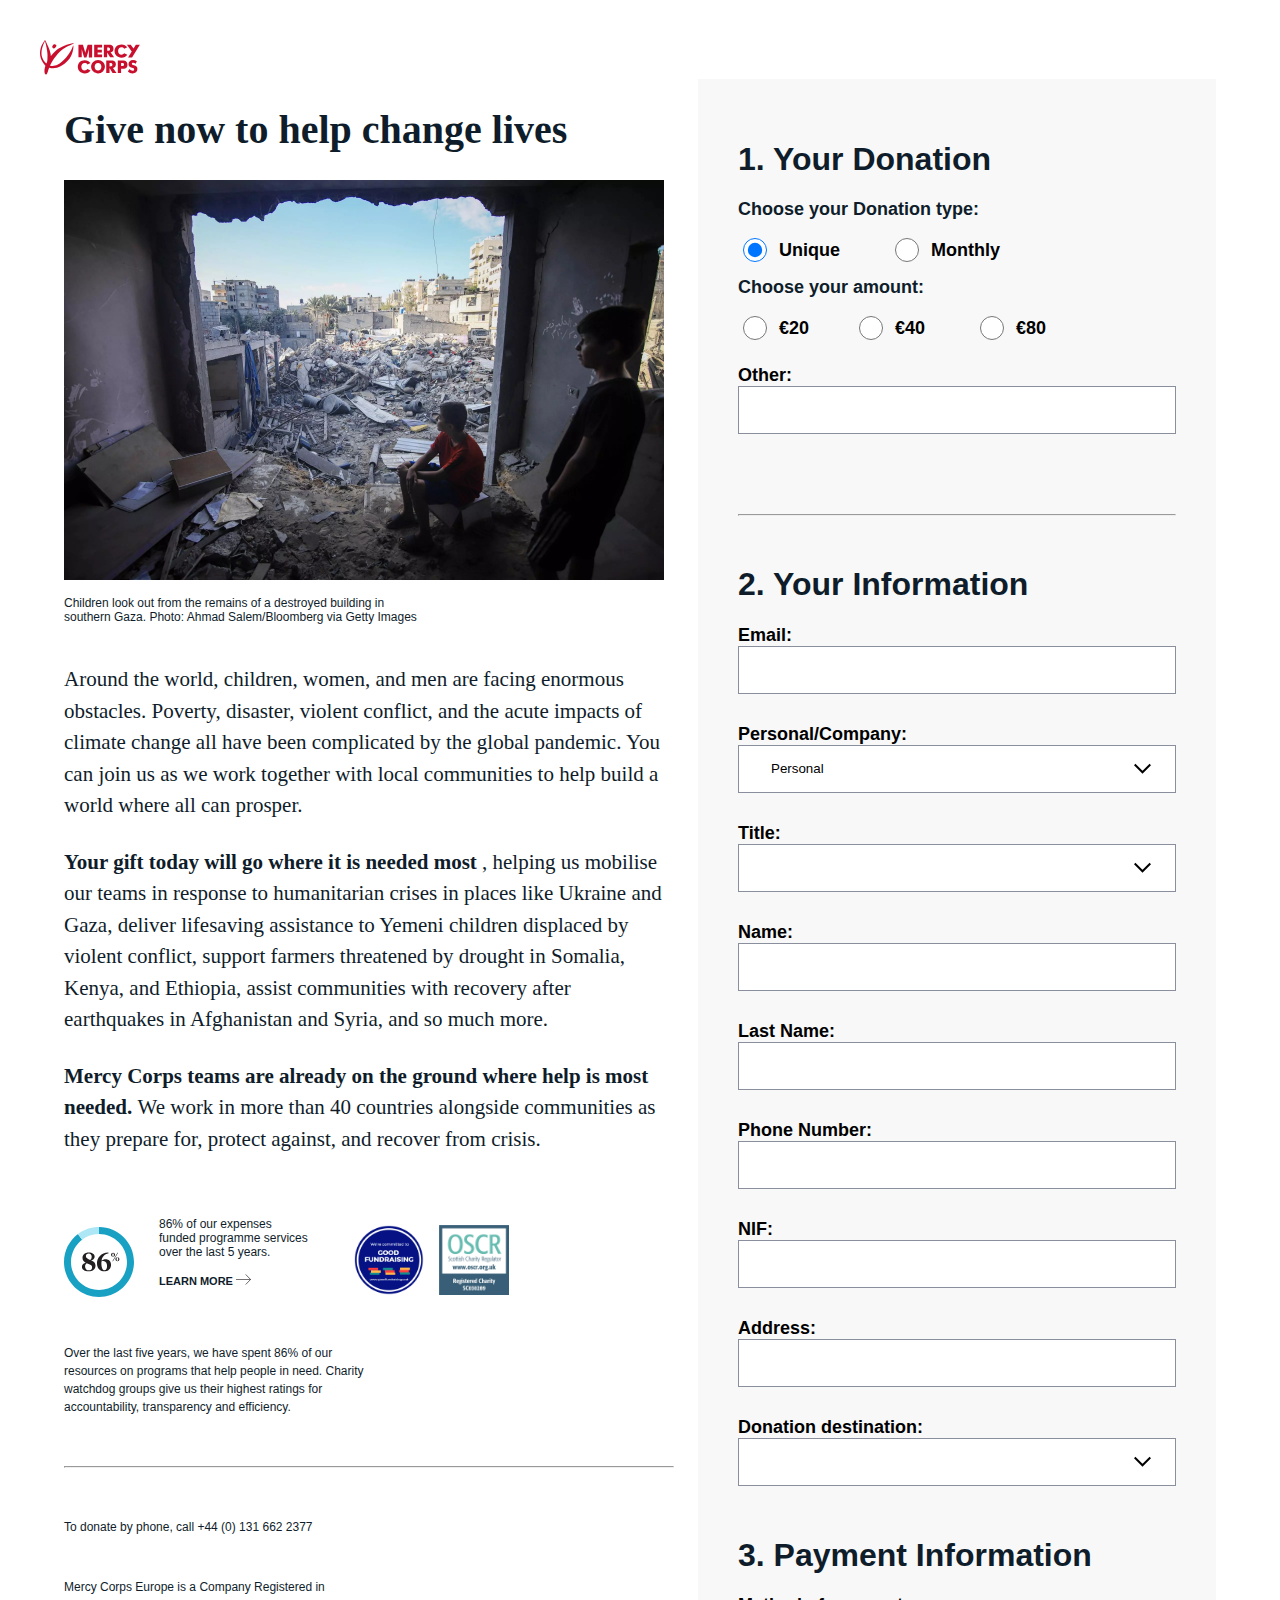
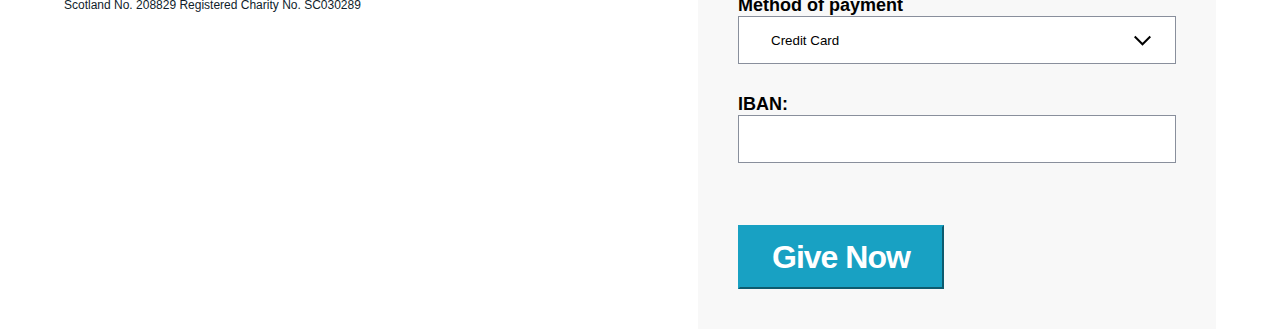
<file: donate.html>
<!DOCTYPE html>
<html lang="en">
<head>
    <meta charset="UTF-8">
    <meta name="viewport" content="width=device-width, initial-scale=1.0">
    <title>Give now to help change lives | Mercy Corps</title>
    <link rel="stylesheet" href="./donate.css">
    <link rel="icon" href="assets/icon.ico">
</head>
<body>
    <div id="popup-container">
        <div id="popup">
            <p id="popup-content">Default content</p>
            <button onclick="closePopup()">OK</button>
        </div>
    </div>
    <div class="content">
        <div class="container">
            <div class="logo">
                <a href="./index.html">
                    <img src="./assets/logo.svg" alt="" width="100px">
                </a>
            </div>
            <article>
                <section class="left-page">
                    <h1>Give now to help change lives</h1>
                    <img id="caption-image" src="./assets/donateimage.jpeg" alt="">
                    <p class="caption">Children look out from the remains of a destroyed building in southern Gaza. Photo: Ahmad Salem/Bloomberg via Getty Images</p>
                    <div class="text">
                        <p>
                            Around the world, children, women, and men are facing enormous obstacles. Poverty, disaster, violent conflict, and the acute impacts of climate change all have been 
                            complicated by the global pandemic. You can join us as we work together with local communities to help build a world where all can prosper.
                        </p>
                        <p>
                            <strong>Your gift today will go where it is needed most</strong>
                            , helping us mobilise our teams in response to humanitarian crises in places like Ukraine and Gaza, 
                            deliver lifesaving assistance to Yemeni children displaced by violent conflict, support farmers threatened by drought in Somalia, Kenya, and Ethiopia, assist communities with recovery after earthquakes 
                            in Afghanistan and Syria, and so much more.
                        </p>
                        <p>
                            <strong>Mercy Corps teams are already on the ground where help is most needed. </strong>
                            We work in more than 40 countries alongside communities as they prepare for, protect against, and recover from crisis.
                        </p>
                    </div>
                    <div class="efficiency-logos">
                        <div class="percentage">
                            <img src="./assets/percentage.svg" width="70px">
                            <div id="percentagediv">
                              <p>86% of our expenses funded programme services over the last 5 years.</p>
                              <a href="https://europe.mercycorps.org/en-gb/who-we-are/our-efficiency">Learn more <img src="[data-uri]" width="15px"></p>
                            </div>
                        </div>
                        <a href="https://goodfundraising.scot/"><img src="./assets/fundrasing.png" width="70px"></a>
                        <a href="https://www.oscr.org.uk/about-charities/search-the-register/charity-details?number=30289"><img src="./assets/charity.png" width="70px"></a>
                    </div>
                    <div class="efficiency-statement">
                        <p>
                            Over the last five years, we have spent 86% of our resources on programs that help people in need. 
                            Charity watchdog groups give us their highest ratings for accountability, transparency and efficiency.
                        </p>
                    </div>
                    <hr>
                    <div class="efficiency-statement">
                        <p>
                            To donate by phone, call +44 (0) 131 662 2377
                        </p>
                        <br>
                        <p>
                            Mercy Corps Europe is a Company Registered in Scotland No. 208829

                            Registered Charity No. SC030289 
                        </p>
                    </div>
                </section>
                <section class="right-page">
                    <h1>1. Your Donation</h1>
                    <form id="donationForm">
                        <h2>Choose your Donation type:</h2>
                        <div class="radioinputs">
                            <input class="radioinput" type="radio" name="donationType" id="donationUnique" value="unique" onchange="handleRadioChange()" required checked>
                            <label for="donationUnique">Unique</label>
                            
                            <input class="radioinput"  type="radio" name="donationType" id="donationMonthly" onchange="handleRadioChange()" value="monthly" required>
                            <label for="donationMonthly">Monthly</label>
                        </div>

                        <h2>Choose your amount:</h2>
                        <div class="radioinputs">
                            <input class="radioinput" type="radio" name="donationAmount" id="amount20" value="20" required>
                            <label for="amount20">€20</label>
                            
                            <input class="radioinput"  type="radio" name="donationAmount" id="amount40" value="40" required>
                            <label for="amount40">€40</label>
                    
                            <input class="radioinput" type="radio" name="donationAmount" id="amount80" value="80" required>
                            <label for="amount80">€80</label>

                            <input class="radioinput hidden" type="radio" name="donationAmount" value="0" required checked>
                        </div>
                        <div class="othervalue">
                            <label>Other:</label>
                            <input type="number" id="donationAmountCustom" >
                        </div>
                        <hr>
                        <h1>
                            2. Your Information
                        </h1>
                        <label>Email:</label>
                        <input type="email" id="email" required>
                        <label>Personal/Company:</label>
                        <select id="donorType" required>
                            <option value="particular">Personal</option>
                            <option value="empresa">Company</option>
                        </select>
                        <div id="particularFields">
                            <label>Title:</label>
                            <select id="title" required>
                                <option value=""></option>
                                <option value="dr">Dr</option>
                                <option value="dr">Miss</option>
                                <option value="dr">Mr</option>
                                <option value="dr">Mrs</option>
                                <option value="dr">Ms</option>
                                <option value="dr">Dr</option>
                            </select>
                            <label>Name:</label>
                            <input type="text" name="nomeParticular" id="nomeParticular" required>

                            <label>Last Name:</label>
                            <input type="text" name="apelidoParticular" id="apelidoParticular" required>

                            <label>Phone Number:</label>
                            <input type="tel" name="phone" id="telemovel" required>
                        </div>
                        <div id="empresaFields">
                            <label>Name:</label>
                            <input type="text" name="nomeEmpresa" id="nomeEmpresa" required>
                    
                            <label>Phone Number:</label>
                            <input type="tel" name="telemovelEmpresa" id="telemovelEmpresa" required>
                        </div>
                        <label>NIF:</label>
                        <input type="text" name="nif" id="nif" required>
                        <div id="address">
                            <label>Address:</label>
                            <input type="text" name="address" id="addressinput" required>
                        </div>
                        <label>Donation destination:</label>
                        <select id="destinationCountries" required>
                            <option value=""></option>
                            <option value="country1">Liberia</option>
                            <option value="country2">Chad</option>
                            <option value="country3">Malawi</option>
                            <option value="country4">Niger</option>
                            <option value="country5">Mozambique</option>
                            <option value="country6">Somalia</option>
                        </select>

                        
                        <h1>
                            3. Payment Information
                        </h1>

                        <label>Method of payment</label>
                        <select id="paymentMethod" required>
                            <option id="creditCardOption" value="creditCard">Credit Card</option>
                            <option id="paypalOption" value="paypal">Paypal</option>
                            <option id="multibancoOption" value="multibanco">Multibanco</option>
                            <option id="mbwayOption" value="mbway">MbWay</option>
                            <option id="debitoOption" value="debito">Direct debit</option>
                        </select>
                        <div id="debitDirectFields">
                            <label>IBAN:</label>
                            <input type="text" id="iban" required>
                        </div>
                        <button type="submit">Give Now</button>
                    </form>
                </section>
            </article>
        </div>
    </div>
    <script src="./script.js"></script>
</body>
</html>
</file>
<file: donate.css>
* {
    box-sizing: border-box;
    padding: 0;
}

body {
    margin: 0;
}

a,p,h1,h2,h3,h4 {
    font-family:"TiemposText",serif;
    color: #0f1d2b;
}

.right-page a,.right-page p,.right-page h1,.right-page h2,.right-page h3,.right-page label {
    font-family: "Futura",sans-serif;
}

h1 {
    font-family: "TiemposHeadline",serif;
    font-size: 2.5rem;
    font-weight: 700;
}

.content {
    padding-top: 2.5rem;
    width: 100%;
}

.container {
    margin-left: auto;
    margin-right: auto;
    max-width: 75rem;
    width: 100%;
    padding-left: 1.5rem;
    padding-right: 1.5rem;
}

.logo {
    margin-left: -1.5rem;
    margin-right: -1.5rem
}

.left-page {
    margin: 0 1.5rem 0 0;
    max-width: 38.125rem;
}

.right-page {
    background-color: #f8f8f8;
    max-width: 33rem;
    width: 33rem;
    padding: 2.5rem;
}

.right-page h1 {
    font-size: 2rem;
}

.right-page h2 {
    font-size: 1.125rem;
    font-weight: 600;
}

article {
    width: 100%;
    display: flex;
    align-items: flex-start;
    flex-direction: row;
}

#caption-image {
    width: 600px;
}

.caption {
    width: 60%;
    font-family: "Arial",sans-serif;
    font-size: 0.75rem;
    margin-bottom: 2.5rem;
}

.text {
    margin-bottom: 50px;
}

.text p {
    font-size: 21px;
    font-weight: 400;
    line-height: 1.5;
    word-wrap: break-word;
    margin-bottom: 25px;
}

.percentage {
    display: flex;
    align-items: center;
}

#percentagediv {
    width: 150px;
    margin-left: 25px;
    margin-right: 15px;
}

#percentagediv a{
    font-size: 11px;
    text-transform: uppercase;
    font-weight: 600;
    text-decoration: none;
    font-family: "Futura",sans-serif;

}

#percentagediv p {
    font-size: 12px;
    font-family: "Futura",sans-serif;
    
}

.efficiency-logos {
    display: flex;
    align-items: center;
}

.efficiency-logos a {
    margin-right: 15px;
}

.efficiency-statement {
    font-size: 12px;
    font-weight: 400;
    line-height: 1.5;
    word-wrap: break-word;
    width: 50%;
    margin-top: 25px;
    
}

.efficiency-statement p {
    font-family: "Futura",sans-serif;
}

hr {
    margin-bottom: 50px;
    margin-top: 50px;
}

.radioinput {
    background: #fff;
    border: 0.0625rem solid #898f9c;
    border-radius: 50%;
    cursor: pointer;
    display: inline-block;
    height: 1.5rem;
    margin-right: 12px;
    vertical-align: middle;
    width: 1.5rem;
}

.radioinputs {
    display: flex;
    flex-direction: row;
    align-content: space-between;
    flex-wrap: wrap;
}

#amount40 {
    margin-left: 50px;
    
}

label[for="amount40"], label[for="donationUnique"] {
    margin-right: 50px;
}


label {
    margin-top: 5px;
    font-size: 1.125rem;
    font-weight: 600;
}

.othervalue {
    margin-top: 25px;
}

#donationAmount {
    width: 100px;
    height: 40px;
    background-color: #fff;
    border: 1px solid #898f9c;
    text-indent: 1rem;
    font-size: 17px;
}

select {
    background-image: url([data-uri]);
    -moz-appearance: none;
    -webkit-appearance: none;
    appearance: none;
    background-color: #fff;
    background-position: top 50% right 1.5rem;
    background-repeat: no-repeat;
    border: 1px solid #898f9c;
    border-radius: 0;
    height: 3rem;
    padding-left: 1rem;
    padding-right: 1rem;
    width: 100%;
}

#title {
    margin-bottom: 30px;
}

input[type="text"],input[type="tel"], textarea {
    background-color: #fff;
    border: 1px solid #898f9c;
    height: 3rem;
    text-indent: 1rem;
    width: 100%;
    margin-bottom: 30px;
}

#firstname, #lastname, #email, #destinationCountries, #paymentMethod, #donorType, #donationAmountCustom {
    background-color: #fff;
    border: 1px solid #898f9c;
    height: 3rem;
    text-indent: 1rem;
    width: 100%;
    margin-bottom: 30px;
}

button {
    margin-top: 2rem;
    font-size: 2rem;
    height: 4rem;
    letter-spacing: -1px;
    line-height: 1;
    padding: 1rem 2rem;
    background-color: #18a1c3;
    border-color: #18a1c3;
    color: #fff;
    font-weight: 600;
    text-decoration: none;
    border-radius: 0;
    text-align: center;
    text-decoration: none;
    transition: background 200ms cubic-bezier(0.4,0,1,1);
    vertical-align: top;
    white-space: normal;
    align-items: center;
    display: inline-flex;
    overflow: hidden;
}

.hidden {
    display: none;
}

#popup-container {
    display: none;
    position: fixed;
    top: 0;
    left: 0;
    width: 100%;
    height: 100%;
    background: rgba(0, 0, 0, 0.7);
    justify-content: center;
    align-items: center;
}

#popup {
    background: #fff;
    padding: 20px;
    box-shadow: 0 0 10px rgba(0, 0, 0, 0.5);
    text-align: center;
    height: auto;
    border: 2px solid #000;
    border-radius: 10px;
    display: flex;
    flex-direction: column;
    align-content: center;
    justify-content: center;
    align-items: center;
}

#popup  p {
    font-size: 1.5rem;
}

#popup button {
    margin-top: 50px;
    cursor: pointer;
}

html, body {
    overflow-x: hidden;
}

.container {
    overflow: hidden;
}

body {
    width: 100%;
    overflow-x: hidden;
}

@media only screen and (max-width: 768px) {
    .logo {
        margin-left: 5px;
    }
    article {
        display: flex;
        align-items: flex-start;
        flex-direction: column;
    }

    .right-page {
        width: 100%;
        max-width: none;
        padding: 2.5rem 1.5rem;
    }

    #caption-image {
        width: 100%;
    }

    .caption {
        width: 100%;
    }

    .text {
        width: 100%;
    }

    .efficiency-logos {
        flex-direction: column;
    }

    .efficiency-logos a {
        margin-bottom: 15px;
    }

    .efficiency-statement {
        width: 100%;
    }
}
</file>
